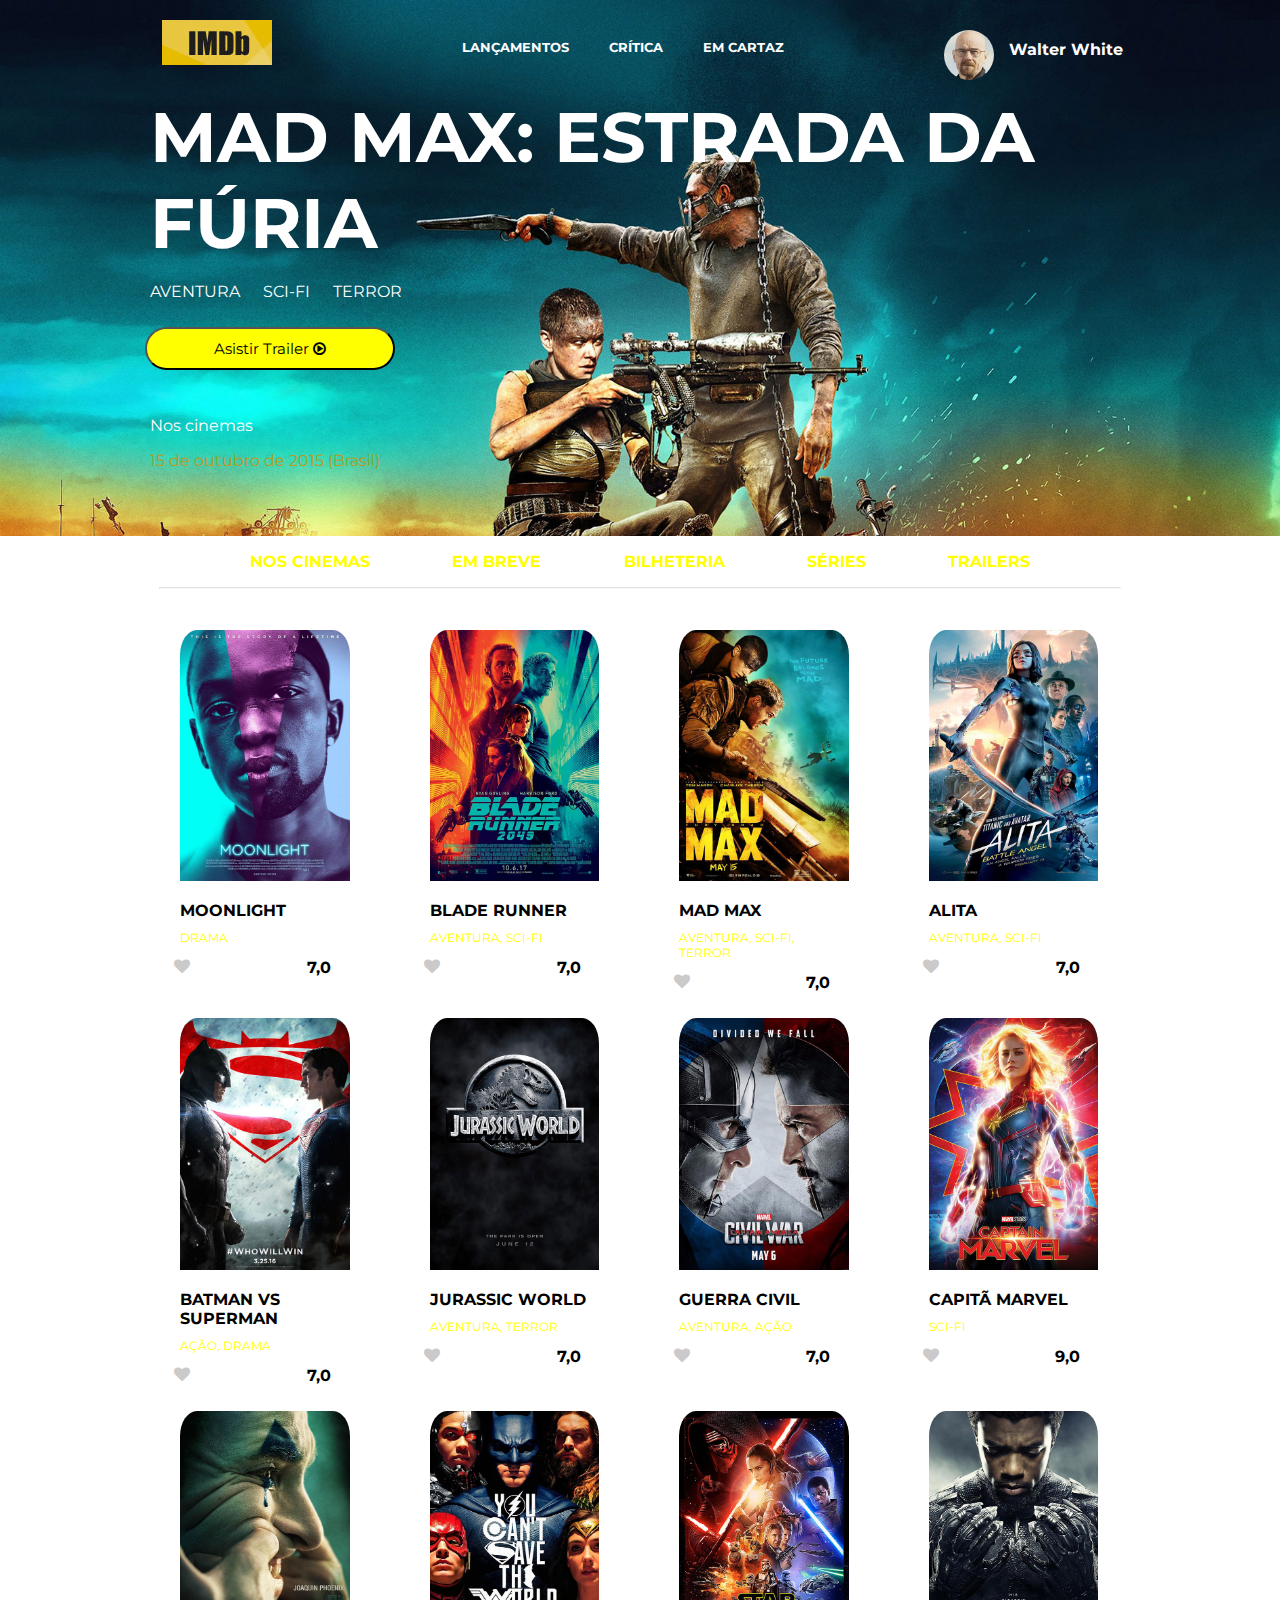
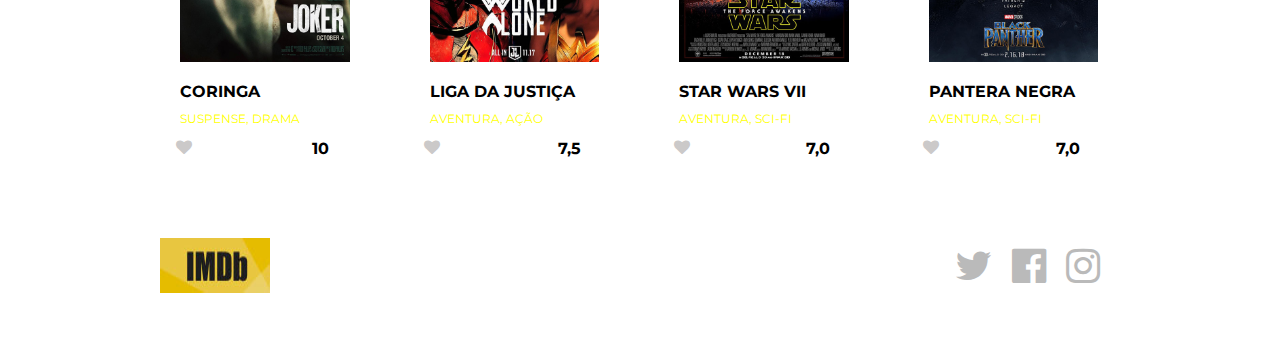
<file: docs/index.html>
<!DOCTYPE html>
<html class="no-js" lang="pt-br">
	<head>
		<meta charset="utf-8" />
		<meta http-equiv="x-ua-compatible" content="ie=edge" />
		<title>IMDB - CodeNation Filmes</title>
		<meta name="author" content="Raul Dionisio">
		<meta name="description" content="Desafio 01 do Aceleradev CodeNation" />
		<meta name="keywords" content="sites, web, desenvolvimento, front-end">
		<link rel="shortcut icon" type="image/png" href="favicon.png" />
		<meta name="viewport" content="width=device-width, initial-scale=1" />

		<link rel="stylesheet" href="css/normalize.css" />
		<link rel="stylesheet" href="css/main.css" />
	</head>

	<body>
		<header>
			<nav class="nav">
			
				<div class="logo">
					<img id="img" src="./img/logo-imdb.jpg" alt="logo IMDB" srcset="">
				</div>
				
				<ul>
					<li>
						<a href="#">LANÇAMENTOS</a>
					</li>
					<li>
						<a href="#">CRÍTICA</a>
					</li>
					<li>
						<a href="#">EM CARTAZ</a>
					</li>
				</ul>

				

				<div class="user">
					<div class="user-photo">
						<img src="./img/walter-white.jpg" alt="" srcset="">
					</div>

					<div class="user-name">Walter White</div>
				</div>

			</nav>
			<div class="container">
				<h1>MAD MAX: ESTRADA DA <br>  FÚRIA</h1>

				<p class="hero-genero">
					<a href="#">AVENTURA</a>
					<a href="#">SCI-FI</a>
					<a href="#">TERROR</a>
				</p>

				<button>
					Asistir Trailer
					<i class="fa fa-play-circle-o"></i>
				</button>

				<div class="info">
				<P id="text">Nos cinemas</P>
				<P id="text2">15 de outubro de 2015 (Brasil)</P>
				</div>	
			</div>
		</header>
		<section class="movies">
			<nav class="movies-menu">
				<ul>
					<li>
						<a href="">NOS CINEMAS</a>
					</li>
					<li>
						<a href="">EM BREVE</a>
					</li>
					<li><a href="">BILHETERIA</a>
					</li>
					<li><a href="">SÉRIES</a>
					</li>
					<li><a href="">TRAILERS</a>
					</li>
				</ul>
			</nav>

			<hr>

			<div class="movie-cards">
				<ul class="movie-list">
					<li class="movie-detail">
						
						<figure>
							<img src="./img/poster-moonlight.jpg" alt="MOONLIGHT" srcset="">
							<div class="movie-info">
								<h3>MOONLIGHT</h3>
								<i class="fa fa-play" aria-hidden="true"></i>
							</div>
						</figure>

						<div class="movie-detail">
							<p class="name">MOONLIGHT</p>
							<p class="genre">DRAMA</p>
							<p class="note">
								<i class="fa fa-heart" aria-hidden="true"></i>
								7,0
							</p>
						</div>
					</li>

					<li class="movie-detail">
						
						<figure>
							<img src="./img/poster-bladerunner.jpg" alt="Blade Runner" srcset="">
							<div class="movie-info">
								<h3>BLADE RUNNER</h3>
								<i class="fa fa-play" aria-hidden="true"></i>
							</div> 
						</figure>

						<div class="movie-detail">
							<p class="name">BLADE RUNNER</p>
							<p class="genre">AVENTURA, SCI-FI</p>
							<p class="note">
								<i class="fa fa-heart" aria-hidden="true"></i>
								7,0
							</p>
						</div>
					</li>

					<li class="movie-detail">
						
						<figure>
							<img src="./img/poster-mad-max.jpg" alt="Mad Max" srcset="">
							<div class="movie-info">
								<h3>MAD MAX</h3>
								<i class="fa fa-play" aria-hidden="true"></i>
							</div> 
						</figure>

						<div class="movie-detail">
							<p class="name">MAD MAX</p>
							<p class="genre">AVENTURA, SCI-FI, TERROR</p>
							<p class="note">
								<i class="fa fa-heart" aria-hidden="true"></i>
								7,0
							</p>
						</div>
					</li>

					<li class="movie-detail">
						
						<figure>
							<img src="./img/poster-alita.jpg" alt="Alita" srcset="">
							<div class="movie-info">
								<h3>ALITA</h3>
								<i class="fa fa-play" aria-hidden="true"></i>
							</div> 
						</figure>

						<div class="movie-detail">
							<p class="name">ALITA</p>
							<p class="genre">AVENTURA, SCI-FI</p>
							<p class="note">
								<i class="fa fa-heart" aria-hidden="true"></i>
								7,0
							</p>
						</div>
					</li>

					<li class="movie-detail">
						
						<figure>
							<img src="./img/poster-batman-superman.jpg" alt="Batman vs Superman" srcset="">
							<div class="movie-info">
								<h3>BATMAN VS SUPERMAN</h3>
								<i class="fa fa-play" aria-hidden="true"></i>
							</div> 
						</figure>

						<div class="movie-detail">
							<p class="name">BATMAN VS SUPERMAN</p>
							<p class="genre">AÇÃO, DRAMA</p>
							<p class="note">
								<i class="fa fa-heart" aria-hidden="true"></i>
								7,0
							</p>
						</div>
					</li>

					<li class="movie-detail">
						
						<figure>
							<img src="./img/poster-jurassic-world.jpg" alt="Jurassic world" srcset="">
							<div class="movie-info">
								<h3>JURASSIC WORLD</h3>
								<i class="fa fa-play" aria-hidden="true"></i>
							</div> 
						</figure>

						<div class="movie-detail">
							<p class="name">JURASSIC WORLD</p>
							<p class="genre">AVENTURA, TERROR</p>
							<p class="note">
								<i class="fa fa-heart" aria-hidden="true"></i>
								7,0
							</p>
						</div>
					</li>

					<li class="movie-detail">
						
						<figure>
							<img src="./img/poster-guerra-civil.jpg" alt="Guerra Civil" srcset="">
							 <div class="movie-info">
								<h3>GUERRA CIVIL</h3>
								<i class="fa fa-play" aria-hidden="true"></i>
							</div> 
						</figure>

						<div class="movie-detail">
							<p class="name">GUERRA CIVIL</p>
							<p class="genre">AVENTURA, AÇÃO</p>
							<p class="note">
								<i class="fa fa-heart" aria-hidden="true"></i>
								7,0
							</p>
						</div>
					</li>

					<li class="movie-detail">
						
						<figure>
							<img src="./img/poster-capita-marvel.jpg" alt="Capitã Marvel" srcset="">
							<div class="movie-info">
								<h3>CAPITÃ MARVEL</h3>
								<i class="fa fa-play" aria-hidden="true"></i>
							</div>
						</figure>

						<div class="movie-detail">
							<p class="name">CAPITÃ MARVEL</p>
							<p class="genre">SCI-FI</p>
							<p class="note">
								<i class="fa fa-heart" aria-hidden="true"></i>
								9,0
							</p>
						</div>
					</li>

					<li class="movie-detail">
						
						<figure>
							<img src="./img/poster-coringa.jpg" alt="Coringa" srcset="">
							<div class="movie-info">
								<h3>CORINGA</h3>
								<i class="fa fa-play" aria-hidden="true"></i>
							</div> 
						</figure>

						<div class="movie-detail">
							<p class="name">CORINGA</p>
							<p class="genre">SUSPENSE, DRAMA</p>
							<p class="note">
								<i class="fa fa-heart" aria-hidden="true"></i>
								10
							</p>
						</div>
					</li>

					<li class="movie-detail">
						
						<figure>
							<img src="./img/poster-liga-justica.jpg" alt="Liga da Justiça" srcset="">
							<div class="movie-info">
								<h3>LIGA DA JUSTIÇA</h3>
								<i class="fa fa-play" aria-hidden="true"></i>
							</div>
						</figure>

						<div class="movie-detail">
							<p class="name">LIGA DA JUSTIÇA</p>
							<p class="genre">AVENTURA, AÇÃO</p>
							<p class="note">
								<i class="fa fa-heart" aria-hidden="true"></i>
								7,5
							</p>
						</div>
					</li>

					<li class="movie-detail">
						
						<figure>
							<img src="./img/poster-star-wars.jpg" alt="Star Wars" srcset="">
							<div class="movie-info">
								<h3>STAR WARS VII</h3>
								<i class="fa fa-play" aria-hidden="true"></i>
							</div>
						</figure>

						<div class="movie-detail">
							<p class="name">STAR WARS VII</p>
							<p class="genre">AVENTURA, SCI-FI</p>
							<p class="note">
								<i class="fa fa-heart" aria-hidden="true"></i>
								7,0
							</p>
						</div>
					</li>

					<li class="movie-detail">
						
						<figure>
							<img src="./img/poster-pantera-negra.jpg" alt="poster-pantera-negra" srcset="">
							<div class="movie-info">
								<h3>PANTERA NEGRA</h3>
								<i class="fa fa-play" aria-hidden="true"></i>
							</div>
						</figure>

						<div class="movie-detail">
							<p class="name">PANTERA NEGRA</p>
							<p class="genre">AVENTURA, SCI-FI</p>
							<p class="note">
								<i class="fa fa-heart" aria-hidden="true"></i>
								7,0
							</p>
						</div>
					</li>


				</ul>
			</div>
		
		</section>

		<footer>
			<div class="logo-footer">
				<img src="./img/logo-imdb.jpg" alt="IMDB" srcset="">
			
				<ul class="social-media">
					<li>
						<a href="#">
							<i class="fa fa-twitter" aria-hidden="true"></i>
						</a>
					</li>
					<li>
						<a href="#">
							<i class="fa fa-facebook-official" aria-hidden="true"></i>
						</a>
					</li>
					<li>
						<a href="#">
							<i class="fa fa-instagram" aria-hidden="true"></i>
						</a>
					</li>
				</ul>
			</div>
		</footer>
	</body>
</html>
</file>
<file: docs/css/main.css>
@import url(https://maxcdn.bootstrapcdn.com/font-awesome/4.6.3/css/font-awesome.min.css);
@import url(https://fonts.googleapis.com/css?family=Montserrat:400,700);

* {
	box-sizing: border-box;
	font-family: montserrat;
}

header{
	background-attachment: fixed;
	background-image: url(./../img/capa-madmax2.jpg);
	background-repeat: no-repeat;
	background-size: cover;
	width: 100%;
	color: white;
	z-index: -1;
}


header nav{
	display: flex;
}

header nav .logo{
	padding: 20px;
	padding-left: 162px;
}

header nav ul{
	display: flex;
	margin: 0px 100px 0px 100px;
	padding: 0px 30px;
	justify-content: space-around;
	align-items: center;
}

header nav ul li{
	display: flex;
	margin: 0;
	padding: 0;
}

header nav ul li a{
	text-decoration: none;
	color: white;
	margin: 0px 0px 0px 0px;
	padding: 0px 0px 20px 40px;
	font-weight: bold;
	font-size: 13px;
}

header nav ul li a:hover{
	color: yellow;
}

header .user {
	display: flex;
	padding: 30px;
}

header .user .user-photo img{
	width: 50px;
	border-radius: 50%;
}

header .user .user-name{
   margin: 10px 15px;
   font-weight: bold;
}

header .container{
	margin: 0 auto;
}

header .container h1{
	font-size: 70px;
	margin: -20px 0px 0px 150px;
	font-weight: bold;
}

header .hero-genero a{
	text-decoration: none;
	color: white;
	margin: 0px -131px 0px 150px;
	
}

header .hero-genero a:hover{
	color: yellow;
}


header button{
	color: black;
	background-color: yellow;
	width: 250px;
	border-radius: 40px;
	display: inline-block;
	padding: 10px;
	margin: 10px 145px;
	font-size: 15px;
}

header button:hover{
	background-color: rgb(182, 182, 55);
}

header button a{
	text-decoration: none;
}

header .info{
	color: white;
	margin: 10px 150px;
	padding: 10px 10px 50px 0px;
}

header #text2{
	color: #bc9a1d;
}

section nav ul{
	list-style-type: none;
	display: flex;
	justify-content: space-between;
	padding: 0px 250px;
}

section .movies-menu ul li a{
	display: flex;
	text-decoration: none;
	color: yellow;
	font-weight: bold;
}

section hr{
	width: 75%;
	opacity: 0.3;
}

.movie-list{
	list-style-type: none;
}

.movie-list{
	display: flex;
	flex-wrap: wrap;
	margin: 25px 100px;
	flex-direction: row;
	
}

.movie-cards ul li{
	width: 24%;
	border-radius: 15%;
}
.movie-cards ul li img{
	width: 100%;
	height: auto;
	border-radius: 10% 10% 0% 0%;
}

.movie-detail .name{
	font-weight: bold;
	margin: 0px 40PX;
}

.movie-detail .genre{
	color: yellow;
	margin: 10px 40PX;
	font-size: 12PX;
}

.movie-detail .note{
	display: flex;
	font-weight: bold;
	justify-content: space-around;
	margin: 13px 0px 10px -24px;
	
}

.movie-detail .note .fa-heart{
	color: rgba(194, 192, 192, 0.87);

}

.movie-detail .note .fa-heart:hover{
	color: red;

}

figure{
	position: relative;
}

.movie-info{
	display: none;
	position: absolute;
	bottom: 40%;
	left: 12%;
}

.movie-info i{
	text-align: center;
	font-size: 60px;
	color: white;
	margin: 0px 35px;
}

.movie-info h3{
	font-size: 20px;
	color: yellow;
}

figure:hover{
	filter: brightness(0.6);
}

figure:hover .movie-info{
	display: block;
}

footer div{
	display: flex;
	justify-content: space-between;
}

footer div img{
	padding: 30px;
	margin: 15px 130px;
}

footer div ul{
	display: flex;
	margin: 40px 170px;
}

footer div ul li{
	list-style-type: none;
	margin: 8px 10px;
}

footer div ul li a{
	color: #bababa;
	font-size: 2.5em;
}
</file>
